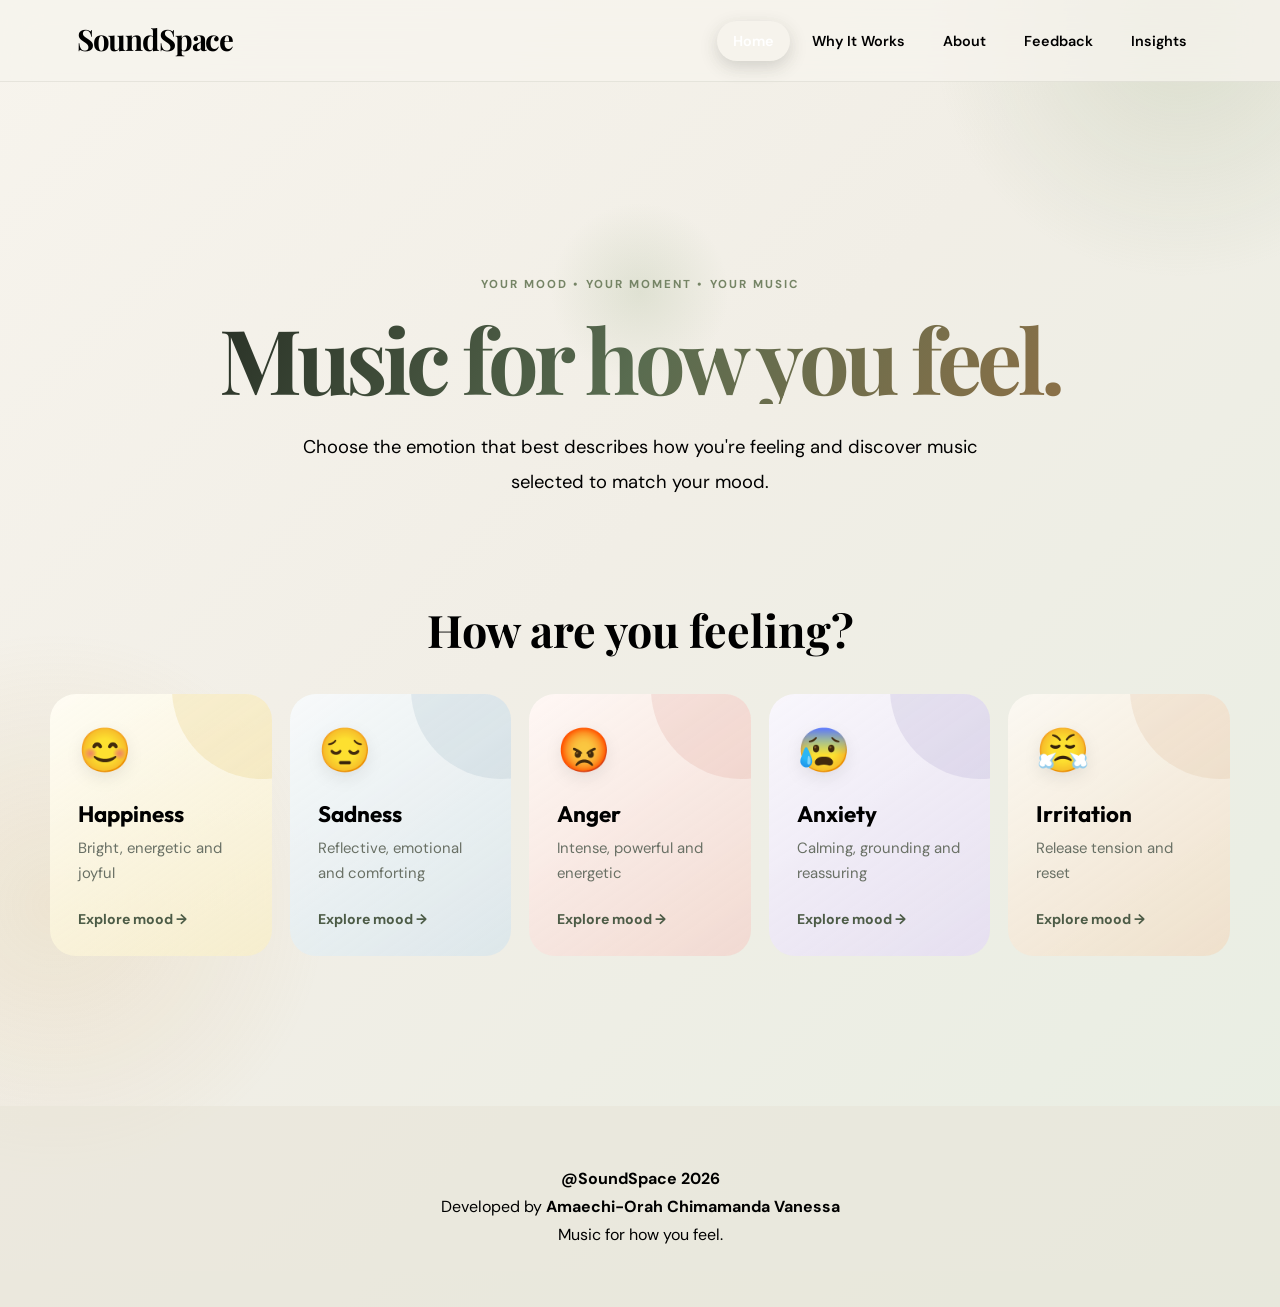
<file: index.html>
<!DOCTYPE html>
<html lang="en">

<head>
    <meta charset="UTF-8">

    <meta
        name="viewport"
        content="width=device-width, initial-scale=1.0"
    >

  <title>SoundSpace — Feel. Discover. Listen.</title>

    <link rel="preconnect" href="https://fonts.googleapis.com">
    <link rel="preconnect" href="https://fonts.gstatic.com" crossorigin>

    <link
        href="https://fonts.googleapis.com/css2?family=DM+Sans:wght@400;500;600;700&family=Playfair+Display:wght@500;600;700&family=Outfit:wght@400;500;600;700&display=swap"
        rel="stylesheet"
    >

    <link rel="stylesheet" href="style.css">
</head>


<body>


<!-- =====================================================
     HEADER
     ===================================================== -->

<header class="site-header">

    <div class="logo">
        SoundSpace
    </div>

    <nav class="main-nav">

        <button
            id="home-nav"
            class="nav-btn active"
        >
            Home
        </button>

        <button
            id="why-nav"
            class="nav-btn"
        >
            Why It Works
        </button>

        <button
            id="about-nav"
            class="nav-btn"
        >
            About
        </button>

        <button
            id="feedback-nav"
            class="nav-btn"
        >
            Feedback
        </button>

        <button
            id="insights-nav"
            class="nav-btn"
        >
            Insights
        </button>

    </nav>

</header>


<!-- =====================================================
     HOME
     ===================================================== -->

<main id="home-page">

    <section class="hero">

        <p class="eyebrow">
            YOUR MOOD • YOUR MOMENT • YOUR MUSIC
        </p>

        <h1>
            Music for how you feel.
        </h1>

        <p class="hero-description">
            Choose the emotion that best describes how you're feeling
            and discover music selected to match your mood.
        </p>

    </section>


    <section class="emotion-section">

        <h2>
            How are you feeling?
        </h2>

        <div class="emotion-grid">


            <button
                type="button"
                class="emotion-card happiness-card"
                data-emotion="Happiness"
            >

                <span class="emotion-icon">
                    😊
                </span>

                <span class="emotion-name">
                    Happiness
                </span>

                <span class="emotion-description">
                    Bright, energetic and joyful
                </span>

                <span class="card-explore">
                    Explore mood →
                </span>

            </button>


            <button
                type="button"
                class="emotion-card sadness-card"
                data-emotion="Sadness"
            >

                <span class="emotion-icon">
                    😔
                </span>

                <span class="emotion-name">
                    Sadness
                </span>

                <span class="emotion-description">
                    Reflective, emotional and comforting
                </span>

                <span class="card-explore">
                    Explore mood →
                </span>

            </button>


            <button
                type="button"
                class="emotion-card anger-card"
                data-emotion="Anger"
            >

                <span class="emotion-icon">
                    😡
                </span>

                <span class="emotion-name">
                    Anger
                </span>

                <span class="emotion-description">
                    Intense, powerful and energetic
                </span>

                <span class="card-explore">
                    Explore mood →
                </span>

            </button>


            <button
                type="button"
                class="emotion-card anxiety-card"
                data-emotion="Anxiety"
            >

                <span class="emotion-icon">
                    😰
                </span>

                <span class="emotion-name">
                    Anxiety
                </span>

                <span class="emotion-description">
                    Calming, grounding and reassuring
                </span>

                <span class="card-explore">
                    Explore mood →
                </span>

            </button>


            <button
                type="button"
                class="emotion-card irritation-card"
                data-emotion="Irritation"
            >

                <span class="emotion-icon">
                    😤
                </span>

                <span class="emotion-name">
                    Irritation
                </span>

                <span class="emotion-description">
                    Release tension and reset
                </span>

                <span class="card-explore">
                    Explore mood →
                </span>

            </button>

        </div>

    </section>

</main>


<!-- =====================================================
     EMOTION PAGE
     ===================================================== -->

<main
    id="emotion-page"
    style="display:none;"
>

    <section class="emotion-header">

        <button
            type="button"
            id="back-button"
            class="back-button"
        >
            ← Back
        </button>

        <p
            id="selected-emotion-icon"
            class="large-emotion-icon"
        ></p>

        <h1 id="selected-emotion-title"></h1>

        <p id="selected-emotion-description"></p>

    </section>


    <!-- =================================================
         SONGS
         ================================================= -->

    <section class="songs-section">

        <div class="songs-heading">

            <div>

                <p class="eyebrow">
                    YOUR SOUNDSPACE
                </p>

                <h2>
                    25 songs for your mood
                </h2>

                <p>
                    Explore music selected to fit the feeling
                    you're experiencing.
                </p>

            </div>


            <button
                type="button"
                id="surprise-button"
                class="surprise-button"
            >
                🎲 Surprise Me
            </button>

        </div>


        <!-- =================================================
             QUEUE CONTROLS
             ================================================= -->

        <div
            class="queue-controls"
            aria-label="Music queue controls"
        >

            <button
                type="button"
                id="previous-song"
                class="queue-button"
            >
                ⏮ Previous
            </button>


            <button
                type="button"
                id="shuffle-button"
                class="queue-button"
            >
                🔀 Shuffle
            </button>


            <button
                type="button"
                id="reshuffle-button"
                class="queue-button"
            >
                🔄 Reshuffle
            </button>


            <button
                type="button"
                id="next-song"
                class="queue-button"
            >
                Next ⏭
            </button>

        </div>


        <!-- =================================================
             SONG LIST
             ================================================= -->

        <div
            id="song-list"
            class="song-list"
        ></div>

    </section>


    <!-- =================================================
         PLAYER / SELECTED SONG
         ================================================= -->

    <section
        id="player-section"
        class="player-section"
        style="display:none;"
    >

        <div class="player-content">

            <p class="player-label">
                SELECTED FOR YOU
            </p>


            <h3 id="player-song-title"></h3>


            <p id="player-song-artist"></p>


            <p
                id="player-song-reason"
                class="player-reason"
            ></p>

<div class="player-controls">

    <button
        type="button"
        id="player-previous"
        class="player-control-button"
    >
        ⏮
    </button>

    <button
        type="button"
        id="try-another-button"
        class="player-control-button"
    >
        🔄 Try Another
    </button>

    <button
        type="button"
        id="player-next"
        class="player-control-button"
    >
        ⏭
    </button>

</div>
         


            <a
                id="listen-link"
                href="#"
                target="_blank"
                rel="noopener noreferrer"
                class="listen-button"
            >
                🎵 Listen to this song on Spotify
            </a>

        </div>

    </section>

</main>


<!-- =====================================================
     WHY IT WORKS
     ===================================================== -->

<main
    id="why-page"
    class="information-page"
    style="display:none;"
>

    <section class="information-hero">

        <p class="eyebrow">
            THE IDEA BEHIND SOUNDSPACE
        </p>

        <h1>
            Why It Works
        </h1>

        <p>
            SoundSpace starts with something simple:
            the music we choose can influence the atmosphere we experience.
        </p>

    </section>


    <section class="information-grid">


        <article class="information-card">

            <div class="information-icon">
                🎧
            </div>

            <h2>
                Start with the feeling
            </h2>

            <p>
                Instead of searching endlessly for a song,
                SoundSpace begins by asking how you feel.
                You choose the emotion that best represents
                your current moment.
            </p>

        </article>


        <article class="information-card">

            <div class="information-icon">
                🎵
            </div>

            <h2>
                Music meets emotion
            </h2>

            <p>
                Every emotion has its own collection of songs.
                The selections consider qualities such as
                tempo, energy, atmosphere, melody and the
                emotional character of the music.
            </p>

        </article>


        <article class="information-card">

            <div class="information-icon">
                🌿
            </div>

            <h2>
                A moment to reset
            </h2>

            <p>
                SoundSpace is not designed to make an emotion
                disappear instantly. Instead, it gives you a
                simple musical space where you can pause,
                listen and gradually shift your atmosphere.
            </p>

        </article>


        <article class="information-card">

            <div class="information-icon">
                💭
            </div>

            <h2>
                Why these emotions?
            </h2>

            <p>
                Happiness represents positive emotional states,
                while sadness, anger, anxiety and irritation
                represent emotions teenagers may experience
                when dealing with stress, pressure and difficult
                moments.
            </p>

        </article>


        <article class="information-card">

            <div class="information-icon">
                ✨
            </div>

            <h2>
                Simple by design
            </h2>

            <p>
                SoundSpace keeps the experience simple.
                You do not have to describe everything you're
                going through. Choose a feeling, explore the
                music and give yourself a moment.
            </p>

        </article>


        <article class="information-card">

            <div class="information-icon">
                ❤️
            </div>

            <h2>
                Music as a companion
            </h2>

            <p>
                Music cannot solve every problem, but it can
                become a meaningful companion during difficult
                moments. SoundSpace was created to make finding
                that musical companion easier.
            </p>

        </article>

    </section>

</main>


<!-- =====================================================
     ABOUT
     ===================================================== -->

<main
    id="about-page"
    class="information-page"
    style="display:none;"
>

    <section class="information-hero">

        <p class="eyebrow">
            THE STORY OF SOUNDSPACE
        </p>

        <h1>
            About SoundSpace
        </h1>

        <p>
            A music-based idea created from a love for music
            and a desire to help people navigate stressful moments.
        </p>

    </section>


    <section class="about-content">


        <article class="about-card">

            <div class="information-icon">
                💡
            </div>

            <h2>
                What inspired SoundSpace?
            </h2>

            <p>
                SoundSpace began with a simple question:
                if teenagers experience stress and pressure,
                could music become a simple way to help them
                create a calmer and more positive moment?
            </p>

            <p>
                I love music, and I wanted to explore a practical
                way of combining that interest with a problem
                that many young people experience.
            </p>

        </article>


        <article class="about-card">

            <div class="information-icon">
                🎯
            </div>

            <h2>
                Who is SoundSpace for?
            </h2>

            <p>
                SoundSpace is for anyone who loves music or is
                going through a stressful moment, but it is
                especially designed with teenagers in mind.
            </p>

            <p>
                It is also for people who simply want to discover
                music that fits the feeling they are experiencing.
            </p>

        </article>


        <article class="about-card">

            <div class="information-icon">
                🌎
            </div>

            <h2>
                What makes SoundSpace different?
            </h2>

            <p>
                SoundSpace does not begin with a genre, artist or
                random playlist. It begins with an emotion.
            </p>

            <p>
                You tell SoundSpace how you feel, and the experience
                takes you toward music that fits that emotional
                atmosphere.
            </p>

        </article>


        <article class="about-card">

            <div class="information-icon">
                🚀
            </div>

            <h2>
                The bigger vision
            </h2>

            <p>
                The goal is for SoundSpace to become something
                people can remember and return to whenever they
                need a musical moment of calm, reflection,
                encouragement or energy.
            </p>

            <p>
                Whether someone discovers an older favourite or
                an updated song that fits their moment, SoundSpace
                should make finding that music easier.
            </p>

        </article>


        <article class="about-card">

            <div class="information-icon">
                🌱
            </div>

            <h2>
                Where it started
            </h2>

            <p>
                SoundSpace started as a personal idea: identify a
                problem, think of a practical solution and use
                technology to bring that solution to life.
            </p>

            <p>
                What began as an idea became a website that combines
                music, emotions and technology in one place.
            </p>

        </article>
<section class="music-discovery-section">

    <div class="section-label">
        DISCOVER SOMETHING NEW
    </div>

    <h2>
        Your next favorite song might be waiting here.
    </h2>

    <p>
        SoundSpace isn't only about finding music that matches
        how you feel right now. It's also a space for discovering
        songs you may have never heard before.
    </p>

    <p>
        We want SoundSpace to introduce you to music that is
        actually worth listening to — from familiar favorites
        to underrated tracks and artists that deserve more
        attention. Not everything has to be trending to be good.
    </p>

    <p>
        Whether you're looking for something that matches your
        mood or simply want to discover your next favorite song,
        SoundSpace is here to help you find it.
    </p>

</section>
    

</main>


<!-- =====================================================
     FEEDBACK
     ===================================================== -->

<main
    id="feedback-page"
    class="information-page"
    style="display:none;"
>

    <section class="information-hero">

        <p class="eyebrow">
            HELP US IMPROVE SOUNDSPACE
        </p>

        <h1>
            Your Feedback
        </h1>

        <p>
            Tell us about your experience. Your answers help
            shape the future of SoundSpace.
        </p>

    </section>


    <section class="feedback-page-card">

        <div class="information-icon">
            💬
        </div>

        <h2>
            Quick SoundSpace Check-In
        </h2>

        <p>
            Answer a few questions about your experience.
        </p>


        <form id="feedback-form">


            <div class="feedback-question">

                <label>
                    1. Which emotion did you explore?
                </label>

                <select
                    id="feedback-emotion"
                    required
                >

                    <option value="">
                        Choose an emotion
                    </option>

                    <option value="happiness">
                        😊 Happiness
                    </option>

                    <option value="sadness">
                        😔 Sadness
                    </option>

                    <option value="anger">
                        😡 Anger
                    </option>

                    <option value="anxiety">
                        😰 Anxiety
                    </option>

                    <option value="irritation">
                        😤 Irritation
                    </option>

                </select>

            </div>


            <div class="feedback-question">

                <label>
                    2. Did the music fit how you were feeling?
                </label>

                <div class="feedback-choice-row">

                    <button
                        type="button"
                        class="choice-button"
                        data-value="yes"
                    >
                        Yes
                    </button>

                    <button
                        type="button"
                        class="choice-button"
                        data-value="somewhat"
                    >
                        Somewhat
                    </button>

                    <button
                        type="button"
                        class="choice-button"
                        data-value="no"
                    >
                        Not really
                    </button>

                </div>

                <input
                    type="hidden"
                    id="feedback-fit"
                >

            </div>


            <div class="feedback-question">

                <label>
                    3. Was SoundSpace helpful?
                </label>

                <div class="feedback-choice-row">

                    <button
                        type="button"
                        class="helpful-choice"
                        data-value="yes"
                    >
                        👍 Yes
                    </button>

                    <button
                        type="button"
                        class="helpful-choice"
                        data-value="somewhat"
                    >
                        🙂 A little
                    </button>

                    <button
                        type="button"
                        class="helpful-choice"
                        data-value="no"
                    >
                        👎 Not really
                    </button>

                </div>

                <input
                    type="hidden"
                    id="feedback-helpful"
                >

            </div>


            <div class="feedback-question">

                <label>
                    4. What could we improve?
                </label>

                <textarea
                    id="feedback-improvement"
                    placeholder="Tell us what you would change, add or improve..."
                    rows="5"
                ></textarea>

            </div>


            <div class="feedback-question">

                <label>
                    5. What did you like most about SoundSpace?
                </label>

                <textarea
                    id="feedback-liked"
                    placeholder="The songs, design, emotion cards, idea, etc..."
                    rows="4"
                ></textarea>

            </div>


            <button
                type="submit"
                class="submit-feedback"
            >
                Send Feedback ✨
            </button>


            <p
                id="full-feedback-message"
                class="feedback-message"
            ></p>

        </form>

    </section>

</main>


<!-- =====================================================
     INSIGHTS
     ===================================================== -->

<main
    id="insights-page"
    style="display:none;"
>

    <section class="insights-header">

        <p class="eyebrow">
            SOUNDSPACE INSIGHTS
        </p>

        <h1>
            Your SoundSpace Insights
        </h1>

        <p>
            See how SoundSpace has been used.
        </p>

    </section>


    <section class="insights-grid">

        <div class="insight-card">

            <h3>
                Total Uses
            </h3>

            <p id="total-uses">
                0
            </p>

        </div>


        <div class="insight-card">

            <h3>
                Helpful Responses
            </h3>

            <p id="helpful-count">
                0
            </p>

        </div>


        <div class="insight-card">

            <h3>
                Most Selected Emotion
            </h3>

            <p id="most-used-emotion">
                —
            </p>

        </div>

    </section>


    <section class="emotion-statistics">

        <h2>
            Emotion Usage
        </h2>

        <div id="emotion-statistics-list"></div>

    </section>


    <section class="usage-history">

        <h2>
            When SoundSpace Was Used
        </h2>

        <div id="usage-history-list"></div>

    </section>

</main>


<!-- =====================================================
     FOOTER
     ===================================================== -->

<footer class="site-footer">

    <p>
        <strong>@SoundSpace 2026</strong>
    </p>

    <p>
        Developed by
        <strong>Amaechi-Orah Chimamanda Vanessa</strong>
    </p>

    <p>
        Music for how you feel.
    </p>

</footer>


<script src="./script.js?v=20260826"></script>
</body>
</html>
</file>
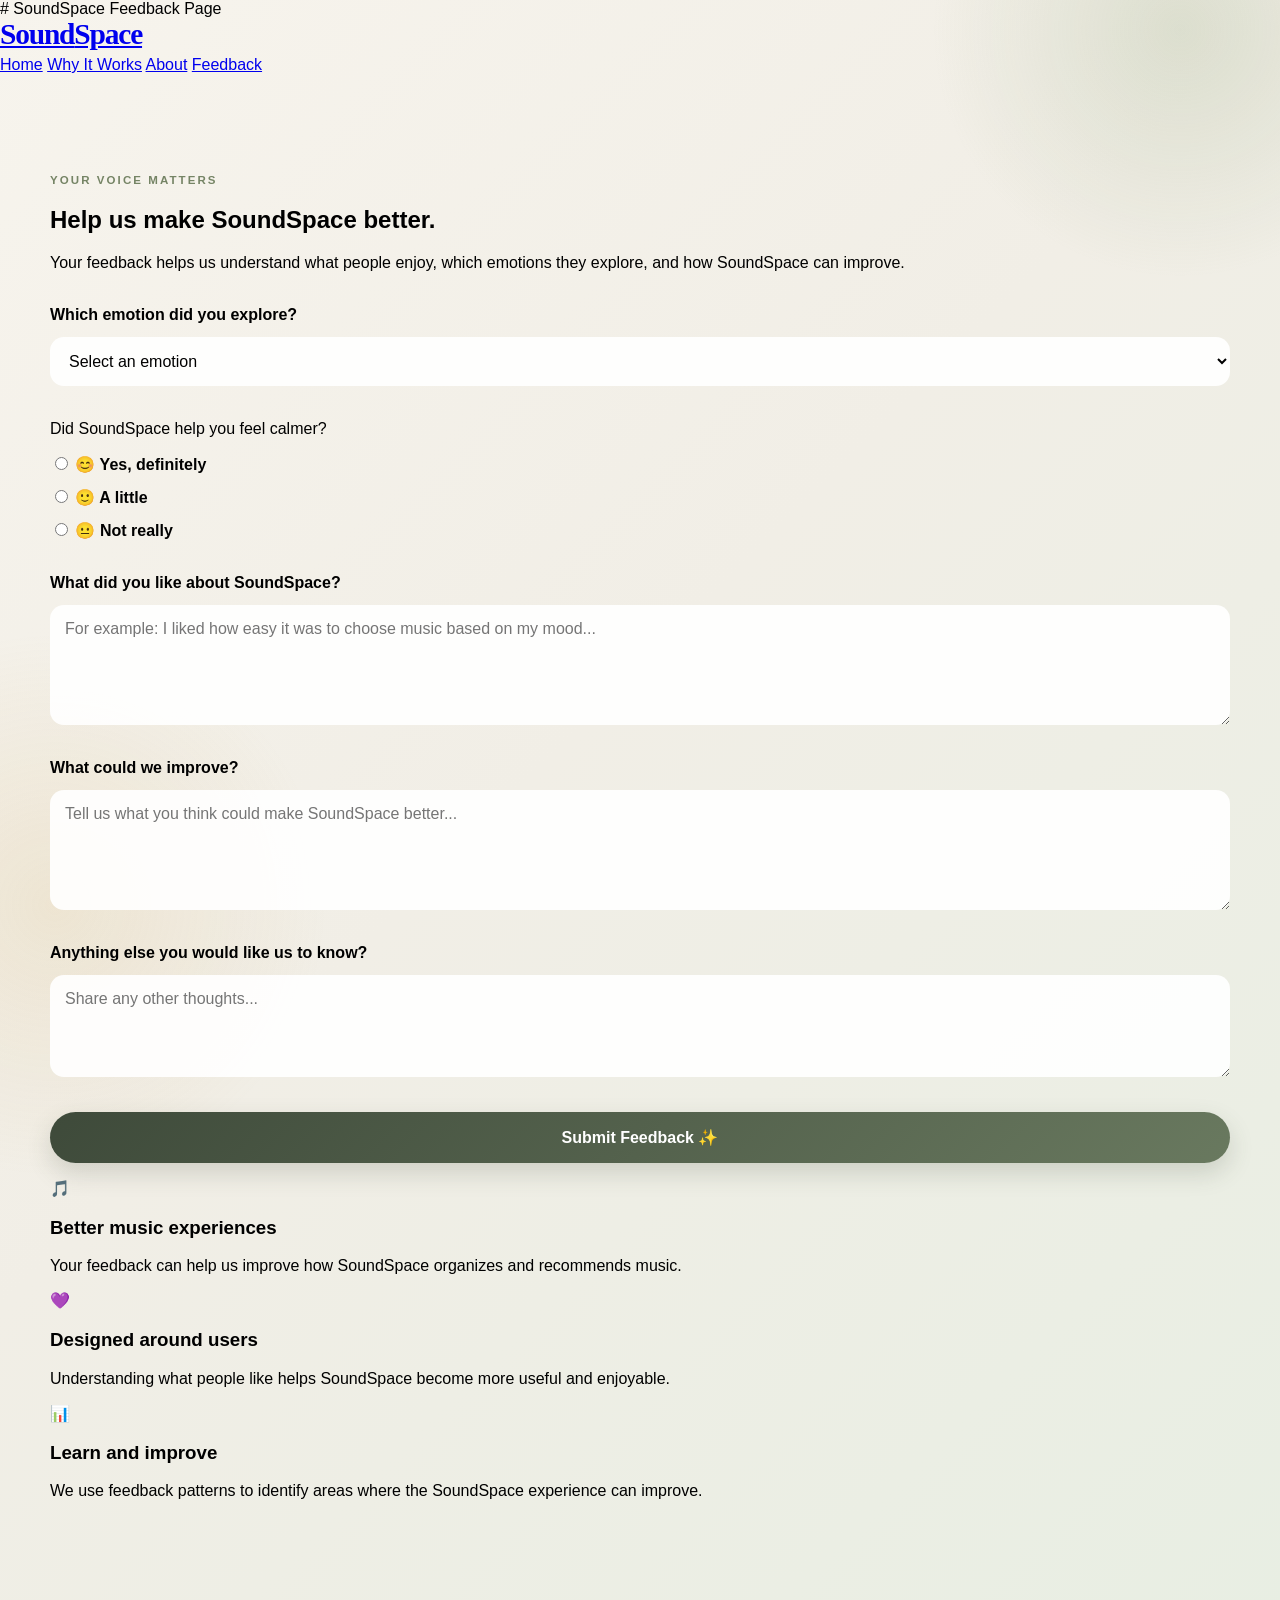
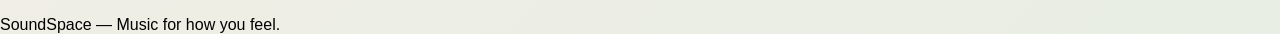
<file: feedback.html>
# SoundSpace Feedback Page
<!DOCTYPE html>
<html lang="en">

<head>
  <meta charset="UTF-8">
  <meta name="viewport" content="width=device-width, initial-scale=1.0">

  <title>Feedback — SoundSpace</title>

  <link rel="stylesheet" href="style.css">
</head>

<body>

  <header class="nav">

    <a href="index.html" class="logo">
      Sound<span>Space</span>
    </a>

    <nav class="nav-links">
      <a href="index.html">Home</a>
      <a href="why-it-works.html">Why It Works</a>
      <a href="about.html">About</a>
      <a href="feedback.html" class="active">Feedback</a>
    </nav>

  </header>


  <main class="feedback-page">

    <section class="feedback-hero">

      <p class="eyebrow">YOUR VOICE MATTERS</p>

      <h1>
        Help us make
        <span>SoundSpace better.</span>
      </h1>

      <p>
        Your feedback helps us understand what people enjoy,
        which emotions they explore, and how SoundSpace can improve.
      </p>

    </section>


    <section class="feedback-card">

      <form id="feedback-form">

        <div class="feedback-question">

          <label for="feedback-emotion">
            Which emotion did you explore?
          </label>

          <select id="feedback-emotion" required>

            <option value="">
              Select an emotion
            </option>

            <option value="happiness">
              😊 Happiness
            </option>

            <option value="sadness">
              😢 Sadness
            </option>

            <option value="anger">
              😡 Anger
            </option>

            <option value="anxiety">
              😟 Anxiety
            </option>

            <option value="irritation">
              😤 Irritation
            </option>

          </select>

        </div>


        <div class="feedback-question">

          <p class="question-title">
            Did SoundSpace help you feel calmer?
          </p>

          <div class="feedback-options">

            <label>
              <input
                type="radio"
                name="calmer"
                value="Yes, definitely"
                required
              >
              <span>😊 Yes, definitely</span>
            </label>

            <label>
              <input
                type="radio"
                name="calmer"
                value="A little"
              >
              <span>🙂 A little</span>
            </label>

            <label>
              <input
                type="radio"
                name="calmer"
                value="Not really"
              >
              <span>😐 Not really</span>
            </label>

          </div>

        </div>


        <div class="feedback-question">

          <label for="liked">
            What did you like about SoundSpace?
          </label>

          <textarea
            id="liked"
            placeholder="For example: I liked how easy it was to choose music based on my mood..."
            rows="5"
          ></textarea>

        </div>


        <div class="feedback-question">

          <label for="disliked">
            What could we improve?
          </label>

          <textarea
            id="disliked"
            placeholder="Tell us what you think could make SoundSpace better..."
            rows="5"
          ></textarea>

        </div>


        <div class="feedback-question">

          <label for="additional-feedback">
            Anything else you would like us to know?
          </label>

          <textarea
            id="additional-feedback"
            placeholder="Share any other thoughts..."
            rows="4"
          ></textarea>

        </div>


        <button
          type="submit"
          class="submit-feedback"
        >
          Submit Feedback ✨
        </button>


        <p
          id="feedback-success"
          class="feedback-success"
          hidden
        ></p>

      </form>

    </section>


    <section class="feedback-info">

      <div class="feedback-info-card">

        <span>🎵</span>

        <h3>
          Better music experiences
        </h3>

        <p>
          Your feedback can help us improve how SoundSpace
          organizes and recommends music.
        </p>

      </div>


      <div class="feedback-info-card">

        <span>💜</span>

        <h3>
          Designed around users
        </h3>

        <p>
          Understanding what people like helps SoundSpace
          become more useful and enjoyable.
        </p>

      </div>


      <div class="feedback-info-card">

        <span>📊</span>

        <h3>
          Learn and improve
        </h3>

        <p>
          We use feedback patterns to identify areas
          where the SoundSpace experience can improve.
        </p>

      </div>

    </section>

  </main>


  <footer>

    SoundSpace — Music for how you feel.

  </footer>


  <script src="script.js"></script>

</body>

</html>
</file>
<file: style.css>
# SoundSpace — Natural, Enticing & Intriguing `style.css`

/* =========================================
   SOUNDSPACE
   NATURAL • ENTICING • INTRIGUING DESIGN
   Matches the current index.html + script.js
   ========================================= */


/* =========================================
   ROOT + RESET
   ========================================= */

:root {

    --background:
        #f4f1ea;

    --background-deep:
        #e8e3d8;

    --surface:
        rgba(255, 255, 255, 0.82);

    --surface-solid:
        #ffffff;

    --text:
        #252a24;

    --muted:
        #70776d;

    --border:
        rgba(77, 91, 73, 0.14);

    --purple:
        #7564a8;

    --purple-light:
        #ebe6f5;

    --sage:
        #9caf88;

    --sage-light:
        #e6eddf;

    --gold:
        #d5ad63;

    --blue:
        #7897a6;

    --rose:
        #c98585;

    --orange:
        #cf9565;

    --shadow:
        0 20px 60px rgba(
            54,
            64,
            49,
            0.12
        );

    --soft-shadow:
        0 10px 30px rgba(
            54,
            64,
            49,
            0.07
        );

}


* {

    box-sizing:
        border-box;

}


html {

    scroll-behavior:
        smooth;

}


body {

    margin:
        0;

    min-height:
        100vh;

    background:
        linear-gradient(
            135deg,
            #f7f4ed 0%,
            #f1eee6 45%,
            #e8eee3 100%
        );

    color:
        var(--text);

    font-family:
        "DM Sans",
        sans-serif;

    overflow-x:
        hidden;

}


body::before {

    content:
        "";

    position:
        fixed;

    width:
        500px;

    height:
        500px;

    top:
        -220px;

    right:
        -150px;

    border-radius:
        50%;

    background:
        radial-gradient(
            circle,
            rgba(
                156,
                175,
                136,
                0.25
            ),
            transparent 70%
        );

    pointer-events:
        none;

    z-index:
        -1;

}


body::after {

    content:
        "";

    position:
        fixed;

    width:
        550px;

    height:
        550px;

    bottom:
        -280px;

    left:
        -220px;

    border-radius:
        50%;

    background:
        radial-gradient(
            circle,
            rgba(
                213,
                173,
                99,
                0.16
            ),
            transparent 70%
        );

    pointer-events:
        none;

    z-index:
        -1;

}


/* =========================================
   BUTTON RESET
   ========================================= */

button {

    font:
        inherit;

}


button,
a {

    -webkit-tap-highlight-color:
        transparent;

}


/* =========================================
   HEADER
   ========================================= */

.site-header {

    width:
        100%;

    min-height:
        82px;

    padding:
        16px clamp(
            20px,
            6vw,
            90px
        );

    display:
        flex;

    align-items:
        center;

    justify-content:
        space-between;

    gap:
        25px;

    background:
        rgba(
            247,
            244,
            237,
            0.78
        );

    border-bottom:
        1px solid
        rgba(
            77,
            91,
            73,
            0.1
        );

    position:
        sticky;

    top:
        0;

    z-index:
        100;

    backdrop-filter:
        blur(18px);

    -webkit-backdrop-filter:
        blur(18px);

}


.logo {

    position:
        relative;

    flex-shrink:
        0;

    font-family:
        "Playfair Display",
        serif;

    font-size:
        clamp(
            1.5rem,
            2.3vw,
            2rem
        );

    font-weight:
        700;

    letter-spacing:
        -0.04em;

}


.logo::after {

    content:
        "";

    display:
        block;

    width:
        35%;

    height:
        3px;

    margin-top:
        2px;

    border-radius:
        20px;

    background:
        linear-gradient(
            90deg,
            var(--sage),
            var(--gold)
        );

}


/* =========================================
   NAVIGATION
   ========================================= */

.main-nav {

    display:
        flex;

    align-items:
        center;

    justify-content:
        flex-end;

    gap:
        6px;

    flex-wrap:
        wrap;

}


.nav-btn {

    border:
        1px solid
        transparent;

    background:
        transparent;

    color:
        var(--muted);

    padding:
        10px 15px;

    border-radius:
        999px;

    cursor:
        pointer;

    font-size:
        0.9rem;

    font-weight:
        600;

    transition:
        0.25s ease;

}


.nav-btn:hover {

    background:
        rgba(
            255,
            255,
            255,
            0.7
        );

    color:
        var(--text);

    transform:
        translateY(-1px);

}


.nav-btn.active {

    background:
        var(--text);

    color:
        #ffffff;

    box-shadow:
        0 6px 18px rgba(
            37,
            42,
            36,
            0.18
        );

}


/* =========================================
   MAIN STRUCTURE
   ========================================= */

main {

    width:
        min(
            1180px,
            calc(100% - 40px)
        );

    margin:
        0 auto;

    padding:
        clamp(
            55px,
            8vw,
            100px
        )
        0;

}


/* =========================================
   HERO
   ========================================= */

.hero {

    position:
        relative;

    max-width:
        850px;

    margin:
        0 auto;

    padding:
        clamp(
            40px,
            8vw,
            95px
        )
        0
        clamp(
            55px,
            9vw,
            100px
        );

    text-align:
        center;

}


.hero::before {

    content:
        "";

    position:
        absolute;

    width:
        180px;

    height:
        180px;

    top:
        20px;

    left:
        50%;

    transform:
        translateX(-50%);

    border-radius:
        50%;

    background:
        radial-gradient(
            circle,
            rgba(
                156,
                175,
                136,
                0.22
            ),
            transparent 70%
        );

    z-index:
        -1;

}


.eyebrow {

    margin:
        0 0 20px;

    color:
        #758465;

    font-size:
        0.72rem;

    font-weight:
        700;

    letter-spacing:
        0.18em;

}


.hero h1,
.information-hero h1,
.insights-header h1,
.emotion-header h1 {

    margin:
        0;

    font-family:
        "Playfair Display",
        serif;

    font-size:
        clamp(
            2.7rem,
            7vw,
            5.7rem
        );

    line-height:
        1.03;

    letter-spacing:
        -0.05em;

}


.hero h1 {

    background:
        linear-gradient(
            120deg,
            #293126,
            #596c50,
            #8b7047
        );

    -webkit-background-clip:
        text;

    background-clip:
        text;

    color:
        transparent;

}


.hero-description {

    max-width:
        680px;

    margin:
        26px auto 0;

    color:
        var(--muted);

    font-size:
        clamp(
            1rem,
            2vw,
            1.15rem
        );

    line-height:
        1.9;

}


/* =========================================
   EMOTION SECTION
   ========================================= */

.emotion-section h2 {

    margin:
        0 0 35px;

    text-align:
        center;

    font-family:
        "Playfair Display",
        serif;

    font-size:
        clamp(
            2rem,
            4vw,
            2.8rem
        );

}


.emotion-grid {

    display:
        grid;

    grid-template-columns:
        repeat(
            auto-fit,
            minmax(210px, 1fr)
        );

    gap:
        18px;

}


/* =========================================
   EMOTION CARDS
   ========================================= */

.emotion-card {

    position:
        relative;

    overflow:
        hidden;

    min-height:
        260px;

    padding:
        28px;

    display:
        flex;

    flex-direction:
        column;

    align-items:
        flex-start;

    text-align:
        left;

    border:
        1px solid
        var(--border);

    border-radius:
        26px;

    background:
        rgba(
            255,
            255,
            255,
            0.72
        );

    color:
        var(--text);

    cursor:
        pointer;

    box-shadow:
        var(--soft-shadow);

    transition:
        transform 0.3s ease,
        box-shadow 0.3s ease,
        border-color 0.3s ease;

}


.emotion-card::before {

    content:
        "";

    position:
        absolute;

    width:
        180px;

    height:
        180px;

    border-radius:
        50%;

    top:
        -95px;

    right:
        -80px;

    opacity:
        0.65;

    transition:
        transform 0.5s ease;

}


.emotion-card:hover {

    transform:
        translateY(-8px);

    box-shadow:
        var(--shadow);

}


.emotion-card:hover::before {

    transform:
        scale(1.35);

}


.emotion-card:active {

    transform:
        translateY(-2px);

}


/* Happiness */

.happiness-card {

    background:
        linear-gradient(
            145deg,
            rgba(
                255,
                253,
                244,
                0.95
            ),
            rgba(
                248,
                238,
                198,
                0.72
            )
        );

}


.happiness-card::before {

    background:
        rgba(
            226,
            190,
            91,
            0.32
        );

}


.happiness-card:hover {

    border-color:
        #d6b45e;

}


/* Sadness */

.sadness-card {

    background:
        linear-gradient(
            145deg,
            rgba(
                247,
                250,
                251,
                0.95
            ),
            rgba(
                216,
                229,
                235,
                0.8
            )
        );

}


.sadness-card::before {

    background:
        rgba(
            111,
            151,
            171,
            0.22
        );

}


.sadness-card:hover {

    border-color:
        var(--blue);

}


/* Anger */

.anger-card {

    background:
        linear-gradient(
            145deg,
            rgba(
                255,
                248,
                245,
                0.95
            ),
            rgba(
                242,
                213,
                205,
                0.82
            )
        );

}


.anger-card::before {

    background:
        rgba(
            201,
            116,
            100,
            0.22
        );

}


.anger-card:hover {

    border-color:
        var(--rose);

}


/* Anxiety */

.anxiety-card {

    background:
        linear-gradient(
            145deg,
            rgba(
                249,
                247,
                253,
                0.95
            ),
            rgba(
                228,
                220,
                242,
                0.82
            )
        );

}


.anxiety-card::before {

    background:
        rgba(
            117,
            100,
            168,
            0.2
        );

}


.anxiety-card:hover {

    border-color:
        var(--purple);

}


/* Irritation */

.irritation-card {

    background:
        linear-gradient(
            145deg,
            rgba(
                252,
                249,
                242,
                0.95
            ),
            rgba(
                239,
                221,
                198,
                0.82
            )
        );

}


.irritation-card::before {

    background:
        rgba(
            207,
            149,
            101,
            0.22
        );

}


.irritation-card:hover {

    border-color:
        var(--orange);

}


.emotion-icon {

    position:
        relative;

    z-index:
        1;

    font-size:
        2.7rem;

    margin-bottom:
        22px;

    filter:
        drop-shadow(
            0 6px 8px
            rgba(
                0,
                0,
                0,
                0.08
            )
        );

}


.emotion-name {

    position:
        relative;

    z-index:
        1;

    font-family:
        "Outfit",
        sans-serif;

    font-size:
        1.4rem;

    font-weight:
        700;

}


.emotion-description {

    position:
        relative;

    z-index:
        1;

    margin-top:
        8px;

    color:
        #697065;

    font-size:
        0.93rem;

    line-height:
        1.65;

}


.card-explore {

    position:
        relative;

    z-index:
        1;

    margin-top:
        auto;

    padding-top:
        25px;

    color:
        #4c5b46;

    font-size:
        0.88rem;

    font-weight:
        700;

}


/* =========================================
   EMOTION PAGE HEADER
   ========================================= */

.emotion-header {

    max-width:
        780px;

    margin:
        0 auto;

    text-align:
        center;

}


.back-button {

    border:
        none;

    background:
        transparent;

    color:
        var(--muted);

    padding:
        9px 2px;

    cursor:
        pointer;

    font-weight:
        600;

    transition:
        0.25s ease;

}


.back-button:hover {

    color:
        var(--text);

    transform:
        translateX(-4px);

}


.large-emotion-icon {

    margin:
        32px 0 15px;

    font-size:
        clamp(
            4rem,
            9vw,
            6rem
        );

}


#selected-emotion-description {

    max-width:
        650px;

    margin:
        22px auto 0;

    color:
        var(--muted);

    line-height:
        1.85;

}


/* =========================================
   SONG SECTION
   ========================================= */

.songs-section {

    margin-top:
        clamp(
            55px,
            9vw,
            95px
        );

}


.songs-heading {

    display:
        flex;

    align-items:
        flex-end;

    justify-content:
        space-between;

    gap:
        25px;

    margin-bottom:
        30px;

}


.songs-heading h2 {

    margin:
        7px 0 8px;

    font-family:
        "Playfair Display",
        serif;

    font-size:
        clamp(
            2.1rem,
            4vw,
            3.2rem
        );

}


.songs-heading p:not(.eyebrow) {

    margin:
        0;

    color:
        var(--muted);

    line-height:
        1.75;

}


.surprise-button {

    flex-shrink:
        0;

    border:
        1px solid
        rgba(
            255,
            255,
            255,
            0.3
        );

    border-radius:
        999px;

    padding:
        14px 22px;

    background:
        linear-gradient(
            135deg,
            #58684f,
            #8a9a78
        );

    color:
        #ffffff;

    cursor:
        pointer;

    font-weight:
        700;

    box-shadow:
        0 10px 25px
        rgba(
            86,
            104,
            79,
            0.22
        );

    transition:
        transform 0.25s ease,
        box-shadow 0.25s ease;

}


.surprise-button:hover {

    transform:
        translateY(-3px)
        rotate(-1deg);

    box-shadow:
        0 15px 30px
        rgba(
            86,
            104,
            79,
            0.3
        );

}


/* =========================================
   QUEUE CONTROLS
   ========================================= */

.queue-controls {

    display:
        flex;

    align-items:
        center;

    justify-content:
        center;

    flex-wrap:
        wrap;

    gap:
        10px;

    margin:
        0 0 30px;

}


.queue-button {

    border:
        1px solid
        var(--border);

    background:
        rgba(
            255,
            255,
            255,
            0.7
        );

    color:
        var(--text);

    border-radius:
        999px;

    padding:
        11px 18px;

    cursor:
        pointer;

    font-size:
        0.9rem;

    font-weight:
        600;

    box-shadow:
        0 4px 15px
        rgba(
            50,
            60,
            45,
            0.05
        );

    transition:
        transform 0.2s ease,
        background 0.2s ease,
        border-color 0.2s ease;

}


.queue-button:hover {

    background:
        var(--sage-light);

    border-color:
        var(--sage);

    transform:
        translateY(-2px);

}


.queue-button:active {

    transform:
        scale(0.97);

}


/* =========================================
   SONG LIST
   ========================================= */

.song-list {

    display:
        grid;

    gap:
        14px;

}


.song-card {

    width:
        100%;

    display:
        grid;

    grid-template-columns:
        50px
        1fr
        auto;

    align-items:
        center;

    gap:
        18px;

    padding:
        19px 22px;

    border:
        1px solid
        var(--border);

    border-radius:
        20px;

    background:
        rgba(
            255,
            255,
            255,
            0.75
        );

    color:
        var(--text);

    text-align:
        left;

    box-shadow:
        0 5px 20px
        rgba(
            54,
            64,
            49,
            0.04
        );

    transition:
        transform 0.25s ease,
        box-shadow 0.25s ease,
        border-color 0.25s ease;

}


.song-card:hover {

    transform:
        translateX(6px);

    border-color:
        rgba(
            117,
            132,
            101,
            0.4
        );

    box-shadow:
        var(--soft-shadow);

}


.song-number {

    width:
        40px;

    height:
        40px;

    display:
        grid;

    place-items:
        center;

    border-radius:
        50%;

    background:
        var(--sage-light);

    color:
        #667557;

    font-size:
        0.85rem;

    font-weight:
        700;

}


.song-details {

    min-width:
        0;

}


.song-details strong {

    display:
        block;

    font-size:
        1rem;

}


.song-details small {

    display:
        block;

    margin-top:
        4px;

    color:
        var(--muted);

    font-size:
        0.88rem;

}


.song-why {

    margin:
        9px 0 0;

    color:
        #73796f;

    font-size:
        0.84rem;

    line-height:
        1.65;

}


.listen-song-button {

    border:
        1px solid
        var(--border);

    border-radius:
        999px;

    padding:
        9px 15px;

    background:
        #ffffff;

    color:
        #56634d;

    cursor:
        pointer;

    font-size:
        0.84rem;

    font-weight:
        700;

    transition:
        0.2s ease;

}


.listen-song-button:hover {

    background:
        var(--text);

    border-color:
        var(--text);

    color:
        #ffffff;

}


/* =========================================
   PLAYER
   ========================================= */

.player-section {

    margin-top:
        35px;

    padding:
        clamp(
            30px,
            6vw,
            55px
        );

    border-radius:
        30px;

    background:
        linear-gradient(
            135deg,
            #293027,
            #485443
        );

    color:
        #ffffff;

    box-shadow:
        var(--shadow);

}


.player-content {

    max-width:
        760px;

    margin:
        0 auto;

    text-align:
        center;

}


.player-label {

    margin:
        0 0 14px;

    color:
        #bfcfb4;

    font-size:
        0.72rem;

    font-weight:
        700;

    letter-spacing:
        0.16em;

}


#player-song-title {

    margin:
        0;

    font-family:
        "Playfair Display",
        serif;

    font-size:
        clamp(
            2rem,
            4vw,
            3rem
        );

}


#player-song-artist {

    margin:
        10px 0 0;

    color:
        #d5dbd1;

}


.player-reason {

    max-width:
        660px;

    margin:
        25px auto;

    color:
        #d3dbce;

    line-height:
        1.8;

}


/* =========================================
   PLAYER CONTROLS
   ========================================= */

.player-controls {

    display:
        flex;

    justify-content:
        center;

    align-items:
        center;

    gap:
        14px;

    margin:
        22px 0;

}


.player-control-button {

    width:
        48px;

    height:
        48px;

    border:
        1px solid
        rgba(
            255,
            255,
            255,
            0.22
        );

    border-radius:
        50%;

    background:
        rgba(
            255,
            255,
            255,
            0.08
        );

    color:
        #ffffff;

    cursor:
        pointer;

    font-size:
        1rem;

    transition:
        0.25s ease;

}


.player-control-button:hover {

    background:
        rgba(
            255,
            255,
            255,
            0.2
        );

    transform:
        scale(1.08);

}


.listen-button {

    display:
        inline-flex;

    align-items:
        center;

    justify-content:
        center;

    margin-top:
        10px;

    padding:
        14px 24px;

    border-radius:
        999px;

    background:
        #f4efe3;

    color:
        #354033;

    text-decoration:
        none;

    font-weight:
        700;

    box-shadow:
        0 8px 20px
        rgba(
            0,
            0,
            0,
            0.15
        );

    transition:
        0.25s ease;

}


.listen-button:hover {

    transform:
        translateY(-3px);

    background:
        #ffffff;

}


/* =========================================
   INFORMATION PAGES
   ========================================= */

.information-hero,
.insights-header {

    max-width:
        800px;

    margin:
        0 auto;

    text-align:
        center;

}


.information-hero p:not(.eyebrow),
.insights-header > p:last-child {

    max-width:
        670px;

    margin:
        22px auto 0;

    color:
        var(--muted);

    line-height:
        1.85;

}


.information-grid {

    display:
        grid;

    grid-template-columns:
        repeat(
            auto-fit,
            minmax(250px, 1fr)
        );

    gap:
        20px;

    margin-top:
        65px;

}


.information-card,
.about-card {

    padding:
        30px;

    border:
        1px solid
        var(--border);

    border-radius:
        24px;

    background:
        rgba(
            255,
            255,
            255,
            0.72
        );

    box-shadow:
        var(--soft-shadow);

    transition:
        transform 0.25s ease,
        box-shadow 0.25s ease;

}


.information-card:hover,
.about-card:hover {

    transform:
        translateY(-5px);

    box-shadow:
        var(--shadow);

}


.information-icon {

    font-size:
        2.2rem;

    margin-bottom:
        16px;

}


.information-card h2,
.about-card h2 {

    margin:
        0 0 13px;

    font-family:
        "Outfit",
        sans-serif;

    font-size:
        1.3rem;

}


.information-card p,
.about-card p {

    color:
        var(--muted);

    line-height:
        1.85;

}


.about-content {

    display:
        grid;

    gap:
        20px;

    max-width:
        880px;

    margin:
        65px auto 0;

}


/* =========================================
   FEEDBACK
   ========================================= */

.feedback-page-card {

    max-width:
        820px;

    margin:
        65px auto 0;

    padding:
        clamp(
            28px,
            6vw,
            55px
        );

    border:
        1px solid
        var(--border);

    border-radius:
        30px;

    background:
        rgba(
            255,
            255,
            255,
            0.76
        );

    box-shadow:
        var(--shadow);

}


.feedback-page-card h2 {

    margin:
        0;

    font-family:
        "Playfair Display",
        serif;

    font-size:
        clamp(
            1.8rem,
            4vw,
            2.4rem
        );

}


.feedback-page-card > p {

    color:
        var(--muted);

    line-height:
        1.75;

}


.feedback-question {

    margin-top:
        34px;

}


.feedback-question label {

    display:
        block;

    margin-bottom:
        13px;

    font-weight:
        700;

}


.feedback-question select,
.feedback-question textarea {

    width:
        100%;

    border:
        1px solid
        var(--border);

    border-radius:
        14px;

    padding:
        15px;

    background:
        rgba(
            255,
            255,
            255,
            0.9
        );

    color:
        var(--text);

    font:
        inherit;

    outline:
        none;

    resize:
        vertical;

}


.feedback-question select:focus,
.feedback-question textarea:focus {

    border-color:
        var(--sage);

    box-shadow:
        0 0 0 4px
        rgba(
            156,
            175,
            136,
            0.15
        );

}


.feedback-choice-row {

    display:
        flex;

    flex-wrap:
        wrap;

    gap:
        10px;

}


.choice-button,
.helpful-choice {

    border:
        1px solid
        var(--border);

    border-radius:
        999px;

    padding:
        11px 18px;

    background:
        rgba(
            255,
            255,
            255,
            0.7
        );

    color:
        var(--text);

    cursor:
        pointer;

    font-weight:
        600;

    transition:
        0.2s ease;

}


.choice-button:hover,
.helpful-choice:hover {

    border-color:
        var(--sage);

    background:
        var(--sage-light);

}


.choice-button.selected,
.helpful-choice.selected {

    background:
        #627357;

    border-color:
        #627357;

    color:
        #ffffff;

}


.submit-feedback {

    width:
        100%;

    margin-top:
        35px;

    padding:
        16px;

    border:
        none;

    border-radius:
        999px;

    background:
        linear-gradient(
            135deg,
            #3e4a3a,
            #69795f
        );

    color:
        #ffffff;

    cursor:
        pointer;

    font-weight:
        700;

    box-shadow:
        0 10px 25px
        rgba(
            62,
            74,
            58,
            0.18
        );

    transition:
        0.25s ease;

}


.submit-feedback:hover {

    transform:
        translateY(-3px);

}


.feedback-message {

    min-height:
        24px;

    margin:
        20px 0 0;

    text-align:
        center;

    color:
        #647357;

    font-weight:
        600;

}


/* =========================================
   INSIGHTS
   ========================================= */

.insights-grid {

    display:
        grid;

    grid-template-columns:
        repeat(
            3,
            1fr
        );

    gap:
        18px;

    margin-top:
        60px;

}


.insight-card {

    padding:
        32px 25px;

    border:
        1px solid
        var(--border);

    border-radius:
        24px;

    background:
        rgba(
            255,
            255,
            255,
            0.74
        );

    text-align:
        center;

    box-shadow:
        var(--soft-shadow);

}


.insight-card h3 {

    margin:
        0;

    color:
        var(--muted);

    font-size:
        0.9rem;

}


.insight-card p {

    margin:
        16px 0 0;

    font-family:
        "Playfair Display",
        serif;

    font-size:
        2.3rem;

    font-weight:
        700;

}


.emotion-statistics,
.usage-history {

    margin-top:
        55px;

    padding:
        clamp(
            22px,
            5vw,
            35px
        );

    border:
        1px solid
        var(--border);

    border-radius:
        26px;

    background:
        rgba(
            255,
            255,
            255,
            0.74
        );

    box-shadow:
        var(--soft-shadow);

}


.emotion-statistics h2,
.usage-history h2 {

    margin:
        0 0 22px;

    font-family:
        "Playfair Display",
        serif;

}


#emotion-statistics-list,
#usage-history-list {

    display:
        grid;

    gap:
        11px;

}


.emotion-stat-row,
.usage-history-row {

    display:
        flex;

    align-items:
        center;

    justify-content:
        space-between;

    gap:
        20px;

    padding:
        15px;

    border-radius:
        14px;

    background:
        rgba(
            244,
            241,
            234,
            0.8
        );

}


#emotion-statistics-list p,
#usage-history-list p {

    margin:
        0;

    padding:
        14px;

    border-radius:
        14px;

    background:
        var(--sage-light);

    color:
        var(--muted);

}


/* =========================================
   FOOTER
   ========================================= */

.site-footer {

    position:
        relative;

    margin-top:
        50px;

    padding:
        55px 20px;

    border-top:
        1px solid
        var(--border);

    background:
        rgba(
            232,
            227,
            216,
            0.55
        );

    text-align:
        center;

    color:
        var(--muted);

}


.site-footer p {

    margin:
        7px 0;

}


.site-footer strong {

    color:
        var(--text);

}


/* =========================================
   TABLET
   ========================================= */

@media (
    max-width:
    850px
) {

    .site-header {

        align-items:
            flex-start;

        flex-direction:
            column;

    }


    .main-nav {

        width:
            100%;

        justify-content:
            flex-start;

    }


    .songs-heading {

        align-items:
            flex-start;

        flex-direction:
            column;

    }


    .insights-grid {

        grid-template-columns:
            1fr;

    }

}


/* =========================================
   MOBILE
   ========================================= */

@media (
    max-width:
    600px
) {

    main {

        width:
            min(
                100% - 28px,
                1180px
            );

        padding:
            50px 0;

    }


    .site-header {

        padding:
            14px;

    }


    .main-nav {

        flex-wrap:
            nowrap;

        overflow-x:
            auto;

        padding-bottom:
            5px;

        scrollbar-width:
            none;

    }


    .main-nav::-webkit-scrollbar {

        display:
            none;

    }


    .nav-btn {

        flex:
            0 0 auto;

        padding:
            9px 13px;

        font-size:
            0.84rem;

    }


    .emotion-grid {

        grid-template-columns:
            1fr;

    }


    .emotion-card {

        min-height:
            225px;

    }


    .queue-controls {

        display:
            grid;

        grid-template-columns:
            1fr 1fr;

        width:
            100%;

    }


    .queue-button {

        width:
            100%;

        padding:
            12px 8px;

        font-size:
            0.8rem;

    }


    .song-card {

        grid-template-columns:
            42px
            1fr;

        padding:
            16px;

        gap:
            12px;

    }


    .listen-song-button {

        grid-column:
            2;

        justify-self:
            start;

        margin-top:
            5px;

    }


    .song-why {

        font-size:
            0.8rem;

    }


    .feedback-page-card {

        padding:
            25px 18px;

    }


    .emotion-statistics,
    .usage-history {

        padding:
            22px;

    }

}


/* =========================================
   SMALL PHONES
   ========================================= */

@media (
    max-width:
    380px
) {

    .queue-controls {

        grid-template-columns:
            1fr;

    }


    .feedback-choice-row {

        flex-direction:
            column;

    }


    .choice-button,
    .helpful-choice {

        width:
            100%;

    }


    .hero h1 {

        font-size:
            2.55rem;

    }

}
</file>
